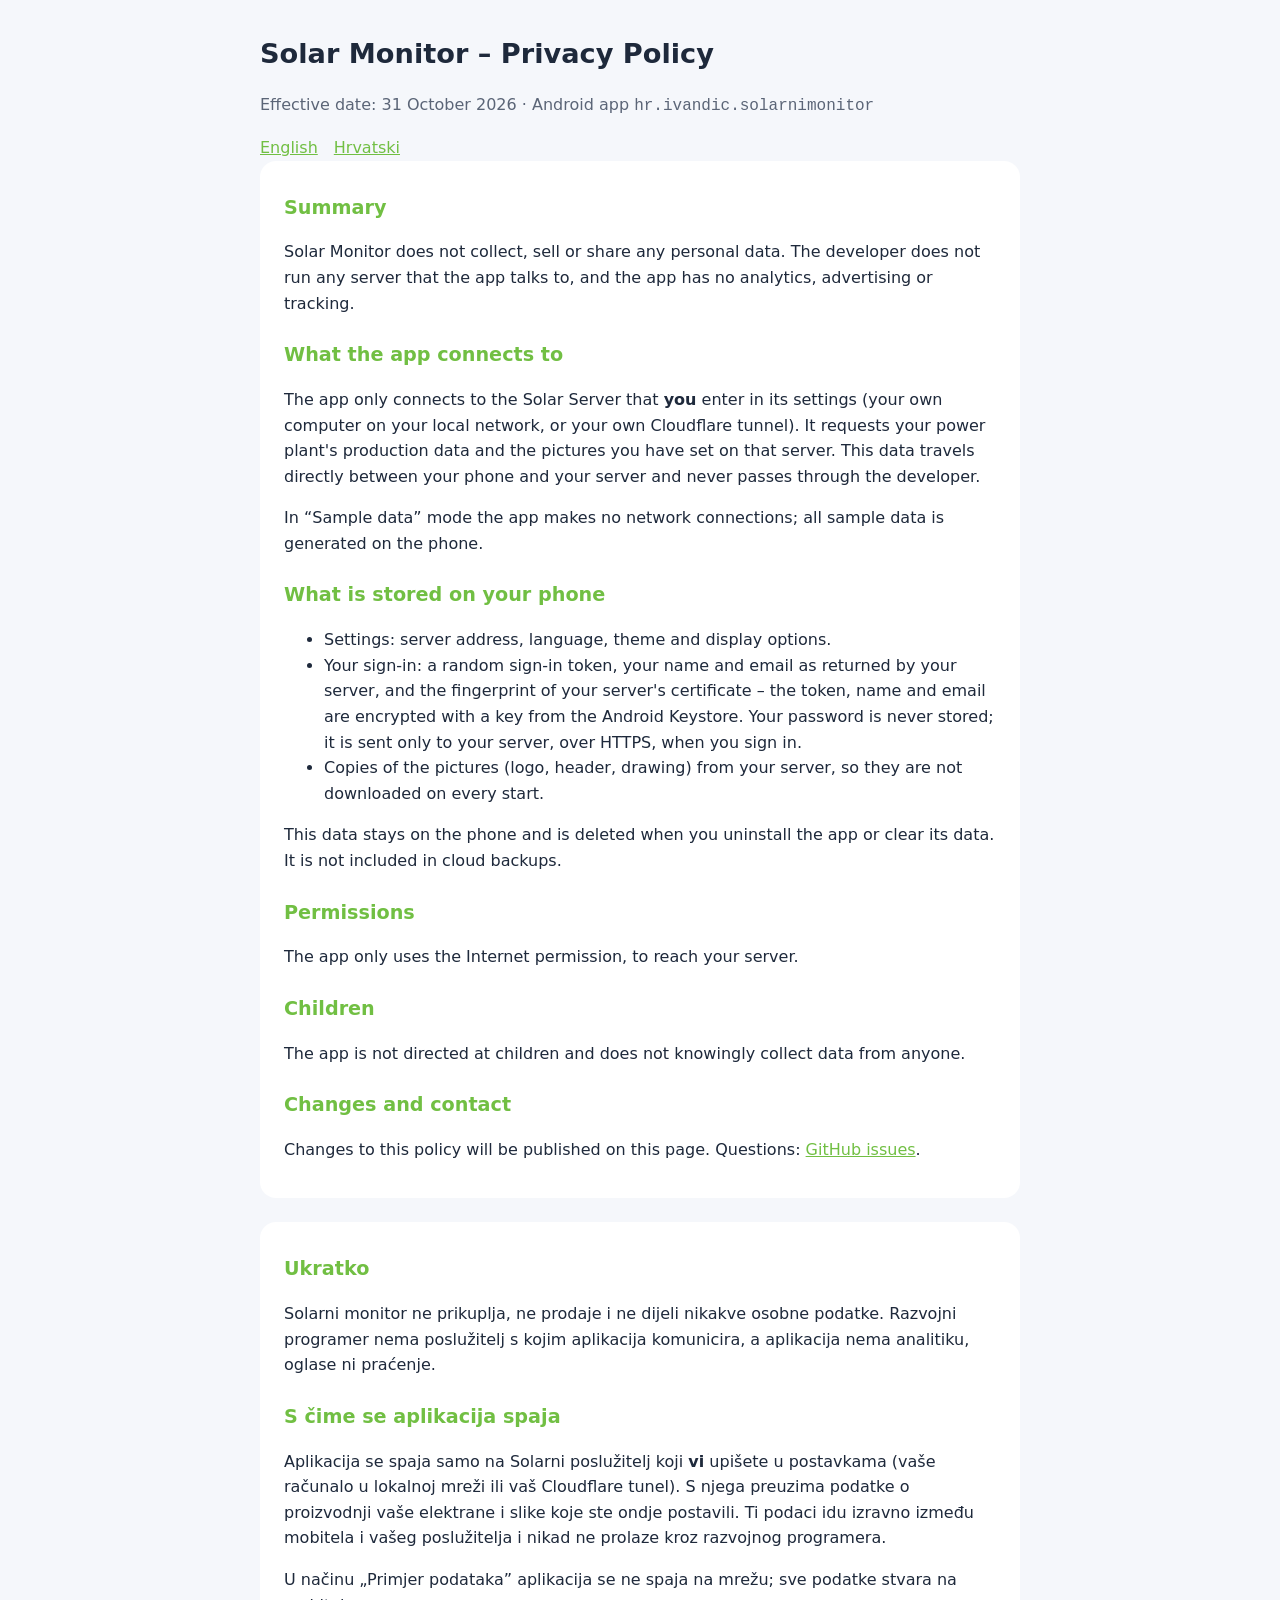
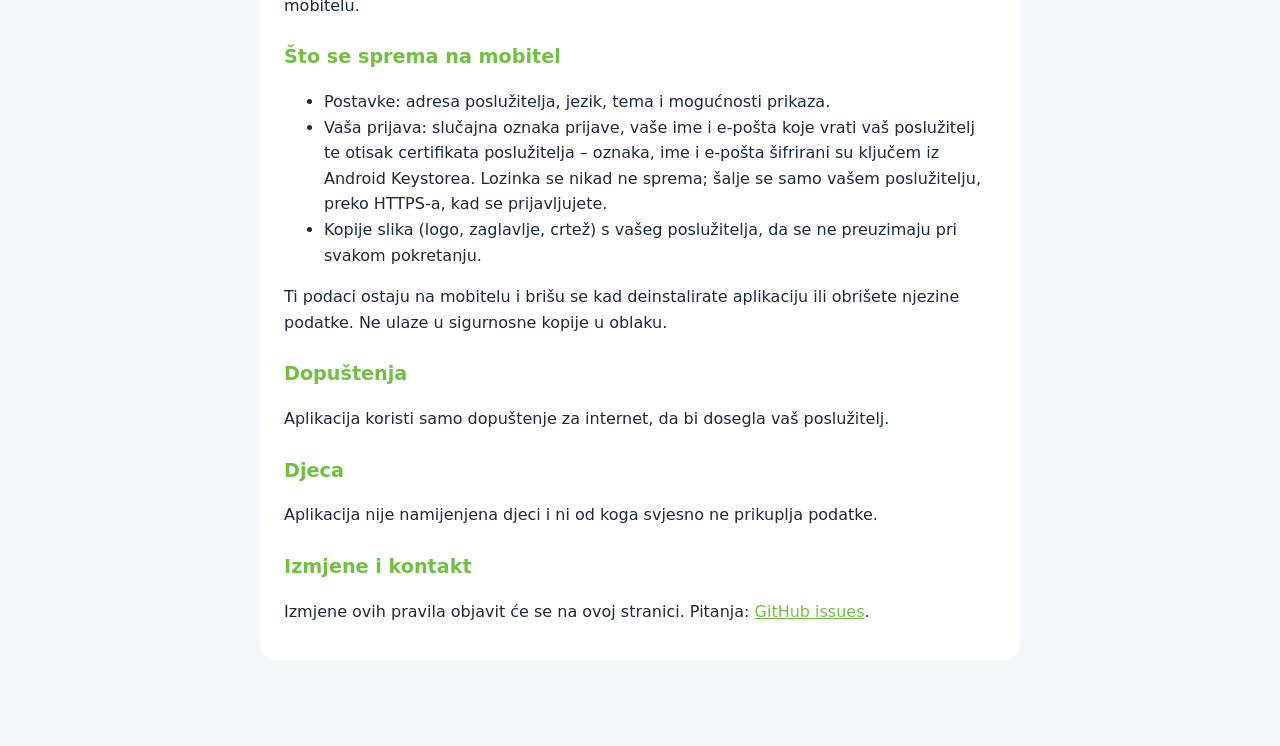
<file: docs/privacy.html>
<!doctype html>
<html lang="en">
<head>
<meta charset="utf-8">
<meta name="viewport" content="width=device-width, initial-scale=1">
<title>Solar Monitor – Privacy Policy</title>
<style>
  :root { --bg: #0b1220; --card: #131c2e; --text: #e6eaf2; --muted: #94a3b8; --accent: #71bf43; }
  @media (prefers-color-scheme: light) { :root { --bg: #f5f7fb; --card: #ffffff; --text: #1e293b; --muted: #5b6577; } }
  body { margin: 0; background: var(--bg); color: var(--text); font: 16px/1.6 system-ui, "Segoe UI", sans-serif; }
  main { max-width: 760px; margin: 0 auto; padding: 32px 16px 64px; }
  section { background: var(--card); border-radius: 16px; padding: 8px 24px 20px; margin-bottom: 24px; }
  h1 { font-size: 1.7rem; margin: 0 0 4px; } h2 { color: var(--accent); font-size: 1.2rem; margin-top: 24px; }
  .muted { color: var(--muted); } a { color: var(--accent); }
  nav a { margin-right: 16px; }
</style>
</head>
<body>
<main>
<h1>Solar Monitor – Privacy Policy</h1>
<p class="muted">Effective date: 31 October 2026 · Android app <code>hr.ivandic.solarnimonitor</code></p>
<nav><a href="#en">English</a><a href="#hr">Hrvatski</a></nav>

<section id="en">
<h2>Summary</h2>
<p>Solar Monitor does not collect, sell or share any personal data. The developer does not run any server that the app
talks to, and the app has no analytics, advertising or tracking.</p>

<h2>What the app connects to</h2>
<p>The app only connects to the Solar Server that <b>you</b> enter in its settings (your own computer on your local
network, or your own Cloudflare tunnel). It requests your power plant's production data and the pictures you have set
on that server. This data travels directly between your phone and your server and never passes through the developer.</p>
<p>In “Sample data” mode the app makes no network connections; all sample data is generated on the phone.</p>

<h2>What is stored on your phone</h2>
<ul>
  <li>Settings: server address, language, theme and display options.</li>
  <li>Your sign-in: a random sign-in token, your name and email as returned by your server, and the fingerprint of
    your server's certificate – the token, name and email are encrypted with a key from the Android Keystore.
    Your password is never stored; it is sent only to your server, over HTTPS, when you sign in.</li>
  <li>Copies of the pictures (logo, header, drawing) from your server, so they are not downloaded on every start.</li>
</ul>
<p>This data stays on the phone and is deleted when you uninstall the app or clear its data. It is not included in
cloud backups.</p>

<h2>Permissions</h2>
<p>The app only uses the Internet permission, to reach your server.</p>

<h2>Children</h2>
<p>The app is not directed at children and does not knowingly collect data from anyone.</p>

<h2>Changes and contact</h2>
<p>Changes to this policy will be published on this page. Questions:
<a href="https://github.com/mivandi3-dev/Modular_Solar_Dashboard/issues">GitHub issues</a>.</p>
</section>

<section id="hr" lang="hr">
<h2>Ukratko</h2>
<p>Solarni monitor ne prikuplja, ne prodaje i ne dijeli nikakve osobne podatke. Razvojni programer nema poslužitelj s kojim
aplikacija komunicira, a aplikacija nema analitiku, oglase ni praćenje.</p>

<h2>S čime se aplikacija spaja</h2>
<p>Aplikacija se spaja samo na Solarni poslužitelj koji <b>vi</b> upišete u postavkama (vaše računalo u lokalnoj mreži ili
vaš Cloudflare tunel). S njega preuzima podatke o proizvodnji vaše elektrane i slike koje ste ondje postavili. Ti podaci
idu izravno između mobitela i vašeg poslužitelja i nikad ne prolaze kroz razvojnog programera.</p>
<p>U načinu „Primjer podataka” aplikacija se ne spaja na mrežu; sve podatke stvara na mobitelu.</p>

<h2>Što se sprema na mobitel</h2>
<ul>
  <li>Postavke: adresa poslužitelja, jezik, tema i mogućnosti prikaza.</li>
  <li>Vaša prijava: slučajna oznaka prijave, vaše ime i e-pošta koje vrati vaš poslužitelj te otisak certifikata
    poslužitelja – oznaka, ime i e-pošta šifrirani su ključem iz Android Keystorea. Lozinka se nikad ne sprema; šalje
    se samo vašem poslužitelju, preko HTTPS-a, kad se prijavljujete.</li>
  <li>Kopije slika (logo, zaglavlje, crtež) s vašeg poslužitelja, da se ne preuzimaju pri svakom pokretanju.</li>
</ul>
<p>Ti podaci ostaju na mobitelu i brišu se kad deinstalirate aplikaciju ili obrišete njezine podatke. Ne ulaze u sigurnosne
kopije u oblaku.</p>

<h2>Dopuštenja</h2>
<p>Aplikacija koristi samo dopuštenje za internet, da bi dosegla vaš poslužitelj.</p>

<h2>Djeca</h2>
<p>Aplikacija nije namijenjena djeci i ni od koga svjesno ne prikuplja podatke.</p>

<h2>Izmjene i kontakt</h2>
<p>Izmjene ovih pravila objavit će se na ovoj stranici. Pitanja:
<a href="https://github.com/mivandi3-dev/Modular_Solar_Dashboard/issues">GitHub issues</a>.</p>
</section>
</main>
</body>
</html>
</file>
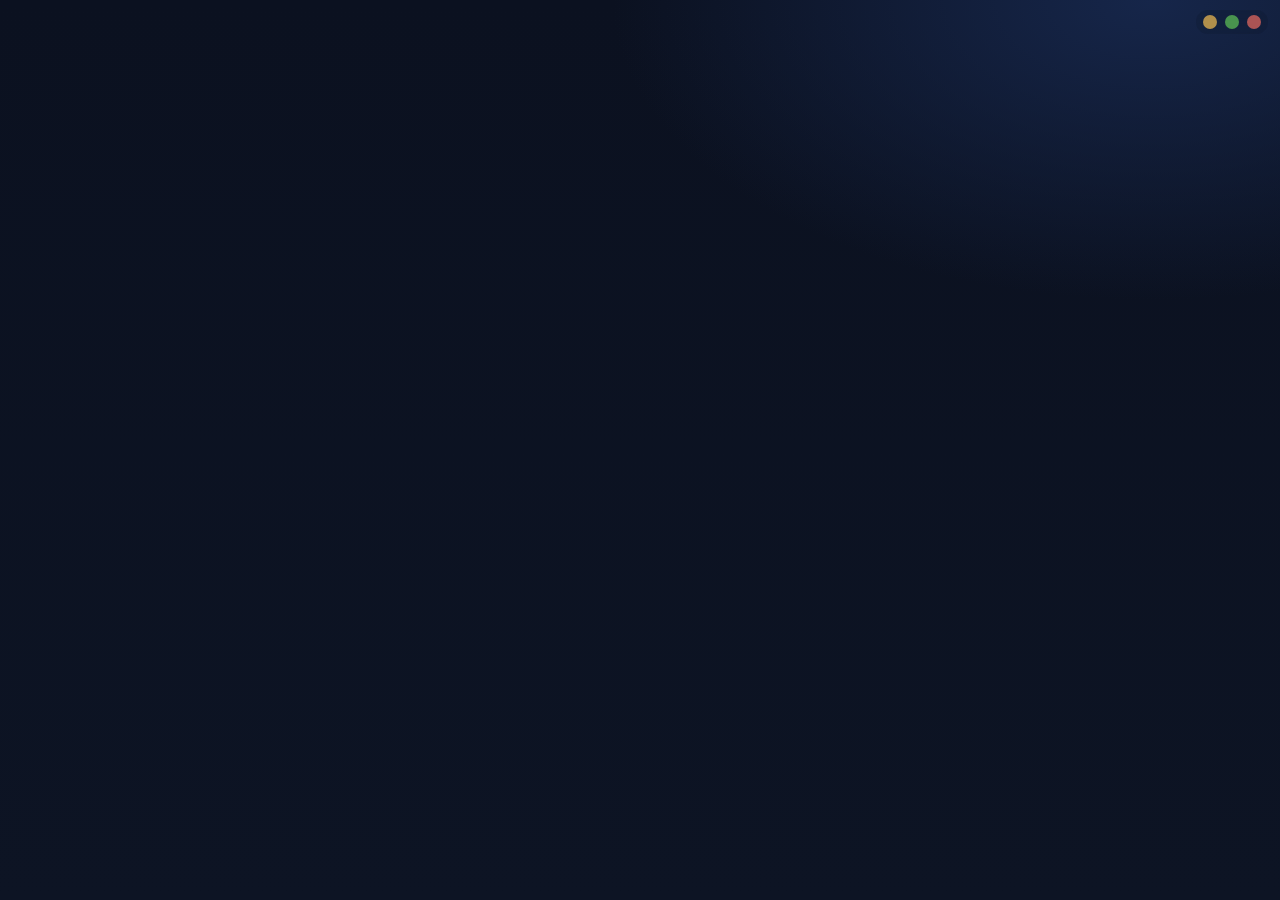
<file: windows/web/settings.html>
<!doctype html>
<html lang="hr" data-theme="dark">
<head>
<meta charset="utf-8">
  <!-- 5.0.1 (audit W-06): samo vlastite skripte, bez vanjskih veza -->
  <meta http-equiv="Content-Security-Policy" content="default-src 'self'; script-src 'self'; style-src 'self' 'unsafe-inline'; img-src 'self' https://data.solari https://app.solari data: blob:; font-src 'self' data:; connect-src 'self'; object-src 'none'; frame-src 'none'; base-uri 'none'; form-action 'none'">
<meta name="viewport" content="width=device-width, initial-scale=1">
<title>Solarni monitor – postavke</title>
<link rel="stylesheet" href="settings.css">
</head>
<body>

<!-- Zaključano PIN-om -->
<main id="lock" class="lock" hidden>
  <form class="glass lock-box" id="lock-form">
    <h1>Postavke su zaključane</h1>
    <p class="muted">Upišite PIN za pristup postavkama.</p>
    <input id="pin" type="password" inputmode="numeric" autocomplete="off" maxlength="8" aria-label="PIN">
    <p class="result" id="lock-result" role="status"></p>
    <div class="row-end">
      <button type="button" class="btn" data-action="close">Odustani</button>
      <button type="submit" class="btn primary">Otključaj</button>
    </div>
  </form>

  <!-- Solarni poslužitelj: prijava administratora -->
  <form class="glass lock-box" id="admin-login" hidden>
    <h1>Solarni poslužitelj</h1>
    <p class="muted">Prijavite se kao administrator.</p>
    <label class="stack">E-pošta<input id="login-email" type="email" autocomplete="username" spellcheck="false"></label>
    <label class="stack">Lozinka<input id="login-password" type="password" autocomplete="current-password"></label>
    <div class="newpw" id="login-newpw" hidden>
      <p class="small"><b>Aktivacija računa:</b> prijavili ste se jednokratnim aktivacijskim kodom. Upišite svoju lozinku – najmanje 10 znakova i barem tri vrste
        znakova (mala i velika slova, brojke, ostali znakovi) ili barem 16 znakova.</p>
      <label class="stack">Nova lozinka<input class="np1" type="password" autocomplete="new-password"></label>
      <label class="stack">Ponovite novu lozinku<input class="np2" type="password" autocomplete="new-password"></label>
    </div>
    <div class="totp" id="login-totp" hidden>
      <div class="totp-setup">
        <div class="qr" aria-label="QR kod za aplikaciju autentifikator"></div>
        <div><p class="small">Skenirajte QR kod aplikacijom autentifikatorom (Google Authenticator, Microsoft Authenticator, Authy…)
          ili u njoj ručno upišite ključ:</p><code class="secret"></code></div>
      </div>
      <label class="stack">Kod iz aplikacije autentifikatora (ili kod za oporavak)<input class="totp-code" inputmode="numeric" autocomplete="one-time-code" maxlength="12" spellcheck="false"></label>
    </div>
    <div class="recovery" id="login-totp-recovery" hidden>
      <p><b>Dvofaktorska prijava je uključena.</b> Spremite ove jednokratne kodove za oporavak na sigurno mjesto – vrijede
        ako izgubite mobitel. Prikazuju se samo sada.</p>
      <pre class="codes"></pre>
      <button type="button" class="btn primary" data-action="recovery-done">Spremio sam kodove – nastavi</button>
    </div>
    <p class="result" id="login-result" role="status"></p>
    <details class="forgot" data-forgot="admin">
      <summary>Zaboravljena lozinka?</summary>
      <p class="small">Upišite e-poštu računa i zatražite kod. Kod stiže e-poštom, vrijedi 30 minuta i može se iskoristiti jednom.
        Dok ga ne iskoristite, vrijedi stara lozinka.</p>
      <button type="button" class="btn" data-action="forgot-send">Pošalji kod e-poštom</button>
      <label class="stack">Kod iz e-pošte<input class="fp-code" autocomplete="one-time-code" spellcheck="false" maxlength="9" placeholder="XXXX-XXXX"></label>
      <label class="stack">Nova lozinka<input class="fp-np1" type="password" autocomplete="new-password"></label>
      <label class="stack">Ponovite novu lozinku<input class="fp-np2" type="password" autocomplete="new-password"></label>
      <button type="button" class="btn primary" data-action="forgot-reset">Postavi novu lozinku</button>
      <p class="result fp-result" role="status"></p>
    </details>
    <div class="row-end">
      <button type="button" class="btn" data-action="close">Odustani</button>
      <button type="submit" class="btn primary" id="login-submit">Prijava</button>
    </div>
  </form>

  <!-- Solarni poslužitelj: prvo pokretanje – izrada administratora -->
  <form class="glass lock-box wide" id="admin-setup" hidden>
    <h1>Izrada administratora</h1>
    <p class="muted">Solarni poslužitelj od verzije 3.0 umjesto API ključa koristi korisničke račune. Izradite prvi račun –
      administrator dodaje ostale korisnike i jedini otvara ove postavke.</p>
    <div class="fields">
      <label>Ime<input data-user="first_name" autocomplete="given-name"><span class="err" data-user-error="first_name"></span></label>
      <label>Prezime<input data-user="last_name" autocomplete="family-name"><span class="err" data-user-error="last_name"></span></label>
      <label class="w2">E-pošta (korisničko ime)<input data-user="email" type="email" autocomplete="username" spellcheck="false"><span class="err" data-user-error="email"></span></label>
      <label>Lozinka<input data-user="password" type="password" autocomplete="new-password"><span class="err" data-user-error="password"></span></label>
      <label>Ponovite lozinku<input data-user="password2" type="password" autocomplete="new-password"><span class="err" data-user-error="password2"></span></label>
    </div>
    <p class="muted small">Najmanje 10 znakova i barem tri vrste znakova (mala i velika slova, brojke, ostali znakovi) ili
      barem 16 znakova. Lozinka se ne sprema – poslužitelj čuva samo njezin sažetak (PBKDF2, 600 000 ponavljanja), a ime,
      prezime i e-pošta spremaju se šifrirani (AES-256).</p>
    <p class="result" id="setup-result" role="status"></p>
    <div class="row-end">
      <button type="button" class="btn" data-action="close">Odustani</button>
      <button type="submit" class="btn primary" id="setup-submit">Izradi administratora</button>
    </div>
  </form>
</main>

<div id="app" class="layout" hidden>
  <aside class="side">
    <div class="brand"><span class="sun" aria-hidden="true"></span><div><b>Solarni monitor</b><small id="mode-label">Postavke</small></div></div>
    <nav id="nav" aria-label="Odjeljci postavki">
      <button data-panel="welcome" class="wizard-only"><i>1</i>Dobrodošli</button>
      <button data-panel="network"><i>2</i>Mreža</button>
      <button data-panel="plant"><i>3</i>Elektrana</button>
      <button data-panel="display"><i>4</i>Prikaz</button>
      <button data-panel="alerts" class="settings-only"><i>·</i>Obavijesti</button>
      <button data-panel="reports" class="settings-only"><i>·</i>Izvještaji</button>
      <button data-panel="server" class="server-only"><i>5</i>Poslužitelj</button>
      <button data-panel="system" class="client-only"><i>5</i>Sustav</button>
    </nav>
    <div class="version muted" id="version"></div>
  </aside>

  <main class="content">
    <!-- ---------------------------------------------------------- dobrodošli (samo čarobnjak) -->
    <section data-panel="welcome" class="panel">
      <h1>Dobrodošli</h1>
      <label class="stack lang-pick">Jezik · Language<select data-field="language" class="language-select"></select></label>
      <p class="lead" data-i18n>Prije prvog prikaza aplikacija treba znati <b>kojom mrežom ide do SmartLoggera</b>, a kojom
        <b>na internet</b> (vremenska prognoza). Sve što ovdje postavite može se kasnije promijeniti tipkom <kbd>F2</kbd>
        ili gumbom <i>Postavke</i> koji se pojavi kad pomaknete miš.</p>
      <ol class="steps">
        <li data-i18n><b>Mreža</b> – mrežne kartice, IP adresa loggera i provjera veze</li>
        <li data-i18n><b>Elektrana</b> – naziv, instalirana snaga, lokacija prognoze</li>
        <li data-i18n><b>Prikaz</b> – razlučivost (Full HD / 2K / 4K), zaslon, cijeli zaslon</li>
        <li data-i18n><b>Sustav</b> – pokretanje s Windowsima, uvoz postojeće povijesti, PIN</li>
      </ol>
      <div class="note" id="legacy-note" hidden data-i18n>Pronađene su postavke postojeće instalacije u <code>C:\solari</code> –
        polja su već popunjena njima.</div>
    </section>

    <!-- ---------------------------------------------------------- mreža -->
    <section data-panel="network" class="panel" id="network-panel" data-source="local">
      <h1>Mreža</h1>
      <fieldset class="glass card cloud-only">
        <legend>Izvor podataka</legend>
        <div class="choices two" role="radiogroup" aria-label="Izvor podataka">
          <label class="choice"><input type="radio" name="data_source" value="local" checked><b>Logger u lokalnoj mreži</b><small>ovo računalo čita SmartLogger ili inverter</small></label>
          <label class="choice"><input type="radio" name="data_source" value="cloud"><b>Solarni poslužitelj</b><small>preko Cloudflare tunela ili lokalne mreže</small></label>
        </div>
        <div class="fields cloud-fields">
          <label class="w2">Adresa poslužitelja<input data-field="cloud_url" placeholder="https://solar.tvrtka.hr"><small>Cloudflare tunel (https://…) ili u lokalnoj mreži https://192.168.1.20:8700</small><span class="err" data-error="cloud_url"></span></label>
          <div class="w2 cloud-account" id="cloud-account"></div>
          <label class="w2 cloud-login">E-pošta<input id="cloud_email" type="email" autocomplete="username" spellcheck="false"></label>
          <label class="w2 cloud-login">Kod za uparivanje<input id="cloud_pairing" autocomplete="off" spellcheck="false" placeholder="XXXXX-XXXXX-XXXXX-XXXXX"><small>s prozora Solarnog poslužitelja (Postavke → Poslužitelj); samo pri prvoj prijavi na poslužitelj u lokalnoj mreži</small></label>
          <label class="w2 cloud-login">Lozinka ili aktivacijski kod<input id="cloud_password" type="password" autocomplete="current-password"><small>ne sprema se – aplikacija čuva samo šifriranu oznaku prijave</small></label>
          <div class="w4"><div class="newpw" id="cloud-newpw" hidden>
      <p class="small"><b>Aktivacija računa:</b> prijavili ste se jednokratnim aktivacijskim kodom. Upišite svoju lozinku – najmanje 10 znakova i barem tri vrste
        znakova (mala i velika slova, brojke, ostali znakovi) ili barem 16 znakova.</p>
      <label class="stack">Nova lozinka<input class="np1" type="password" autocomplete="new-password"></label>
      <label class="stack">Ponovite novu lozinku<input class="np2" type="password" autocomplete="new-password"></label>
    </div></div>
          <span class="err w4" data-error="cloud_login"></span>
          <div class="w4"><div class="totp" id="cloud-totp" hidden>
      <div class="totp-setup">
        <div class="qr" aria-label="QR kod za aplikaciju autentifikator"></div>
        <div><p class="small">Skenirajte QR kod aplikacijom autentifikatorom (Google Authenticator, Microsoft Authenticator, Authy…)
          ili u njoj ručno upišite ključ:</p><code class="secret"></code></div>
      </div>
      <label class="stack">Kod iz aplikacije autentifikatora (ili kod za oporavak)<input class="totp-code" inputmode="numeric" autocomplete="one-time-code" maxlength="12" spellcheck="false"></label>
    </div>
    <div class="recovery" id="cloud-totp-recovery" hidden>
      <p><b>Dvofaktorska prijava je uključena.</b> Spremite ove jednokratne kodove za oporavak na sigurno mjesto – vrijede
        ako izgubite mobitel. Prikazuju se samo sada.</p>
      <pre class="codes"></pre>
      <button type="button" class="btn primary" data-action="recovery-done">Spremio sam kodove – nastavi</button>
    </div></div>
        </div>
        <p class="muted small cloud-fields">Podaci, naziv elektrane, naslov, logotip i slike dolaze s poslužitelja; raspored widgeta, tema i jezik su na svakom računalu svoji.</p>
        <div class="test cloud-fields">
          <button class="btn primary cloud-login" data-action="cloud-login">Prijava</button>
          <button class="btn ghost cloud-logout" data-action="cloud-logout">Odjava</button>
          <p class="result" id="cloud-result" role="status"></p>
        </div>
        <div class="cloud-fields cloud-login">
    <details class="forgot" data-forgot="cloud">
      <summary>Zaboravljena lozinka?</summary>
      <p class="small">Upišite e-poštu računa (i adresu poslužitelja te, pri prvoj prijavi u lokalnoj mreži, kod za uparivanje) i zatražite kod. Kod stiže e-poštom, vrijedi 30 minuta i može se iskoristiti jednom.
        Dok ga ne iskoristite, vrijedi stara lozinka.</p>
      <button type="button" class="btn" data-action="forgot-send">Pošalji kod e-poštom</button>
      <label class="stack">Kod iz e-pošte<input class="fp-code" autocomplete="one-time-code" spellcheck="false" maxlength="9" placeholder="XXXX-XXXX"></label>
      <label class="stack">Nova lozinka<input class="fp-np1" type="password" autocomplete="new-password"></label>
      <label class="stack">Ponovite novu lozinku<input class="fp-np2" type="password" autocomplete="new-password"></label>
      <button type="button" class="btn primary" data-action="forgot-reset">Postavi novu lozinku</button>
      <p class="result fp-result" role="status"></p>
    </details>
        </div>
      </fieldset>
      <p class="lead local-only">Računalo može imati dvije mreže: jednu prema SmartLoggeru (lokalna mreža elektrane) i drugu
        prema internetu. Promet prema loggeru i prema internetu vezuje se na izabranu karticu.</p>

      <div class="grid2 local-only">
        <fieldset class="glass card">
          <legend>Mreža prema loggeru <span class="req">obavezno</span></legend>
          <div class="ifaces" id="logger-ifaces" role="radiogroup" aria-label="Mrežna kartica prema loggeru"></div>
          <p class="err" data-error="logger_interface"></p>
        </fieldset>
        <fieldset class="glass card">
          <legend>Mreža prema internetu</legend>
          <div class="ifaces" id="internet-ifaces" role="radiogroup" aria-label="Mrežna kartica prema internetu"></div>
          <p class="err" data-error="internet_interface"></p>
        </fieldset>
      </div>
      <div class="row-end local-only"><button class="btn ghost" data-action="refresh-ifaces">↻ Osvježi popis kartica</button></div>

      <fieldset class="glass card local-only" id="device-card">
        <legend>Uređaj</legend>
        <div class="choices two device-choice" role="radiogroup" aria-label="Uređaj">
          <label class="choice"><input type="radio" name="device_type" value="logger"><b>Huawei SmartLogger</b><small>jedan uređaj za cijelu elektranu</small></label>
          <label class="choice"><input type="radio" name="device_type" value="inverter"><b>Huawei SUN2000 inverter</b><small>izravno, bez loggera (SDongle ili WLAN invertera)</small></label>
          <label class="choice" data-device-type="sunspec" hidden><input type="radio" name="device_type" value="sunspec"><b>SunSpec Modbus</b><small>SMA, Fronius, SolarEdge, Kostal, ABB/FIMER, Delta…</small></label>
          <label class="choice" data-device-type="fronius" hidden><input type="radio" name="device_type" value="fronius"><b>Fronius Solar API</b><small>Fronius Datamanager ili GEN24 preko lokalne mreže (HTTP)</small></label>
          <label class="choice" data-device-type="vendor" hidden><input type="radio" name="device_type" value="vendor"><b>Ostali proizvođači</b><small>Sungrow, GoodWe, Deye / Sunsynk, Solis, Fox ESS, Growatt, Victron Energy GX; otočni: Growatt SPF, EPEver, SRNE</small></label>
          <label class="choice" data-device-type="voltronic" hidden><input type="radio" name="device_type" value="voltronic"><b>Otočni izmjenjivač (Voltronic)</b><small>Axpert, MPP Solar, EASUN, PowMr, Mecer, Must PV18… – USB ili RS232</small></label>
          <label class="choice" data-device-type="vedirect" hidden><input type="radio" name="device_type" value="vedirect"><b>Victron VE.Direct</b><small>SmartSolar / BlueSolar MPPT, Phoenix 12/24/48 V, SmartShunt, BMV – USB kabel, bez GX-a</small></label>
        </div>
        <div class="fields">
          <label class="w2" data-show="vendor">Proizvođač i model<select data-field="device_profile" id="device-profile"></select><span class="err" data-error="device_profile"></span></label>
          <label class="w2 net-field">IP adresa uređaja<input data-field="modbus_host" placeholder="192.168.5.199"><span class="err" data-error="modbus_host"></span></label>
          <label class="net-field">Port<input data-field="modbus_port" inputmode="numeric"><span class="err" data-error="modbus_port"></span></label>
          <label class="w2 serial-field">Serijski port<input data-field="serial_port" placeholder="COM3" autocomplete="off" spellcheck="false"><small id="serial-ports"></small><span class="err" data-error="serial_port"></span></label>
          <label class="serial-field">Brzina<select data-field="serial_baud"><option value="0">zadana</option><option value="2400">2400</option><option value="9600">9600</option><option value="19200">19200</option><option value="115200">115200</option></select><span class="err" data-error="serial_baud"></span></label>
          <label data-show="logger">Modbus adresa loggera<input data-field="modbus_unit_id" inputmode="numeric"><small>0 = cijela elektrana</small><span class="err" data-error="modbus_unit_id"></span></label>
          <label data-show="vendor" id="logger-serial-field">Serijski broj Wi-Fi loggera<input data-field="logger_serial" inputmode="numeric" placeholder="2712345678"><small>samo uz port 8899 (Solarman logger) – s naljepnice na loggeru</small><span class="err" data-error="logger_serial"></span></label>
          <label data-show="inverter sunspec vendor">Modbus adrese invertera<input data-field="inverter_units" placeholder="1"><small data-show="inverter vendor">npr. 1 ili 1,2,3 – snage se zbrajaju</small><small data-show="sunspec">SMA 126 · Fronius 1 · SolarEdge 1 · Kostal 71; više invertera: 1,2,3</small><span class="err" data-error="inverter_units"></span></label>
          <label class="net-field">Adresa mjerača potrošnje<input data-field="meter_unit_id" inputmode="numeric"><small data-show="logger">0 = bez mjerača</small><small data-show="inverter">inverter s mjeračem, 0 = bez mjerača</small><small data-show="sunspec">Fronius 240 (GEN24 200), SolarEdge ista adresa kao inverter; 0 = bez mjerača</small><small data-show="fronius">1 = Fronius Smart Meter, 0 = bez mjerača</small><small data-show="vendor">1 = mjerač spojen na inverter, 0 = bez mjerača</small><span class="err" data-error="meter_unit_id"></span></label>
          <label>Očitanje svakih (s)<input data-field="poll_interval_s" inputmode="numeric"><span class="err" data-error="poll_interval_s"></span></label>
        </div>
        <label class="toggle" data-show="sunspec"><input type="checkbox" data-field="meter_export_positive"><span></span>Pozitivna snaga mjerača znači predaju u mrežu</label>
        <label class="toggle" data-show="vendor"><input type="checkbox" data-field="meter_invert"><span></span>Obrni predznak mjerača</label>
        <p class="muted small" data-show="vendor" id="vendor-help"></p>
        <p class="muted small" data-show="sunspec">Proizvođači se razlikuju – ako tok energije pokazuje predaju kad elektrana uzima iz mreže, isključite ovu opciju.</p>
        <p class="muted small" data-show="sunspec" data-i18n>Na uređaju uključite <b>Modbus TCP</b> sa <b>SunSpec</b> registrima. SMA: port <b>502</b>, adresa <b>126</b>.
          Fronius Datamanager / GEN24: port <b>502</b>, adresa <b>1</b>. SolarEdge (SetApp): port <b>1502</b>, adresa <b>1</b>. Kostal: port <b>1502</b>, adresa <b>71</b>.</p>
        <p class="muted small" data-show="fronius" data-i18n>IP adresa Fronius invertera ili Datamanagera i port <b>80</b>. Na Datamanageru je Solar API uključen tvornički,
          a na GEN24 ga uključite u web sučelju invertera (<b>Communication → Solar API</b>). Dnevnu energiju GEN24 ne daje, pa je računa Solarni monitor.</p>
        <p class="muted small" data-show="voltronic" data-i18n>Spojite izmjenjivač USB kabelom (upišite <b>USB</b>) ili RS232 kabelom preko USB-serijskog
          pretvarača (upišite COM port, brzina <b>2400</b>). Energiju Voltronic ne daje – Solarni monitor je računa iz snage PV-a.</p>
        <p class="muted small" data-show="vedirect" data-i18n>Victron VE.Direct–USB kabel na svaki uređaj (MPPT punjač, Phoenix izmjenjivač, SmartShunt/BMV);
          više uređaja: COM portovi odvojeni zarezom, npr. <b>COM3, COM4</b>. Vrijednosti se zbrajaju. S GX uređajem (Cerbo) izaberite
          <b>Ostali proizvođači → Victron Energy GX</b>.</p>
        <p class="muted small" data-show="logger" data-i18n>Na SmartLoggeru (Settings → Communication Configuration → Modbus TCP) mora biti
          <b>Enable (Limited)</b> s IP adresom ovog računala na kartici prema loggeru.</p>
        <p class="muted small" data-show="inverter" data-i18n>Na inverteru (aplikacija FusionSolar → Postavke → Postavke komunikacije → Modbus TCP)
          uključite <b>Omogući (neograničeno)</b>. Preko SDonglea: IP adresa SDonglea, port <b>502</b>, adrese invertera <b>1</b>, 2, 3…
          Izravno na WLAN mrežu invertera: <b>192.168.200.1</b>, port <b>6607</b>, adresa <b>0</b>.</p>
        <div class="test">
          <button class="btn" data-action="test-logger">Provjeri vezu s uređajem</button>
          <p class="result" id="logger-result" role="status"></p>
        </div>
        <div class="test">
          <button class="btn" data-action="test-internet">Provjeri internet (prognoza)</button>
          <p class="result" id="internet-result" role="status"></p>
        </div>
      </fieldset>
    </section>

    <!-- ---------------------------------------------------------- elektrana -->
    <section data-panel="plant" class="panel">
      <h1>Elektrana</h1>
      <fieldset class="glass card">
        <legend>Podaci o elektrani</legend>
        <div class="fields">
          <label class="w2">Naziv<input data-field="plant_name"><span class="err" data-error="plant_name"></span></label>
          <label class="w2">Lokacija (tekst na prikazu)<input data-field="location"><span class="err" data-error="location"></span></label>
          <label>Instalirana snaga (kWp)<input data-field="peak_power_kwp" inputmode="decimal"><span class="err" data-error="peak_power_kwp"></span></label>
          <label>Skala brzinomjera (kW)<input data-field="speedo_max_kw" inputmode="numeric"><span class="err" data-error="speedo_max_kw"></span></label>
          <label>Puštanje u rad<input data-field="commissioned" placeholder="11.2023."><small>prikazuje se kao „od puštanja u rad …”</small><span class="err" data-error="commissioned"></span></label>
          <label>CO₂ (kg po kWh)<input data-field="co2_factor" inputmode="decimal"><small>HR miks ≈ 0,15–0,25 · EU ≈ 0,40</small><span class="err" data-error="co2_factor"></span></label>
        </div>
      </fieldset>
      <fieldset class="glass card">
        <legend>Naslov u zaglavlju</legend>
        <div class="fields">
          <label class="w2">Prvi red (naslov)<input data-field="headline" maxlength="60"><span class="err" data-error="headline"></span></label>
          <label class="w2">Logotip<button type="button" class="btn" data-action="goto-images">Promijeni logotip…</button>
            <small>Prikaz → Slike (PNG s prozirnom pozadinom)</small></label>
          <label class="w2">Drugi red kad elektrana proizvodi<input data-field="headline_running" maxlength="60"><span class="err" data-error="headline_running"></span></label>
          <label class="w2">Drugi red kad elektrana miruje<input data-field="headline_idle" maxlength="60"><span class="err" data-error="headline_idle"></span></label>
        </div>
        <p class="muted small" data-i18n>Dio teksta u zvjezdicama prikazuje se u boji, npr. <code>proizvodi *čistu energiju*</code>.
          Kad logger nije dostupan, naslov je uvijek „Podaci s elektrane trenutno nisu dostupni”.</p>
        <div class="headline-preview" id="headline-preview" aria-label="Pregled naslova"></div>
      </fieldset>
      <fieldset class="glass card">
        <legend>Lokacija za vremensku prognozu</legend>
        <div class="city-row">
          <label class="stack">Grad ili mjesto<input id="city-query" placeholder="npr. Zagreb, Osijek, Split" autocomplete="off"></label>
          <button type="button" class="btn" data-action="city-search">Pronađi</button>
        </div>
        <div class="places" id="places" role="listbox" aria-label="Pronađena mjesta"></div>
        <p class="city-now" id="city-now"></p>
        <input type="hidden" data-field="weather_city"><input type="hidden" data-field="weather_lat"><input type="hidden" data-field="weather_lon">
        <span class="err" data-error="weather_lat"></span>
        <p class="result" id="city-result" role="status"></p>
        <p class="muted small">Prognoza dolazi s Open-Meteo (bez API ključa); koordinate grada postave se same.</p>
      </fieldset>
      <fieldset class="glass card">
        <legend>Ušteda</legend>
        <div class="fields">
          <label>Cijena struje iz mreže<input data-field="price_kwh" inputmode="decimal"><small>po kWh, s porezima</small><span class="err" data-error="price_kwh"></span></label>
          <label>Otkupna cijena viška<input data-field="feedin_price_kwh" inputmode="decimal"><small>po kWh predanom u mrežu</small><span class="err" data-error="feedin_price_kwh"></span></label>
          <label>Valuta<input data-field="currency" maxlength="5" placeholder="€"><span class="err" data-error="currency"></span></label>
        </div>
        <p class="muted small">Struja koju zgrada potroši izravno sa sunca vrijedi kao cijena iz mreže, a višak predan u mrežu kao otkupna cijena. Bez mjerača potrošnje sva se proizvodnja računa po cijeni iz mreže.</p>
      </fieldset>
    </section>

    <!-- ---------------------------------------------------------- prikaz -->
    <section data-panel="display" class="panel">
      <h1>Prikaz</h1>
      <fieldset class="glass card client-only">
        <legend>Razlučivost zaslona</legend>
        <div class="choices" id="scales" role="radiogroup" aria-label="Razlučivost"></div>
        <p class="muted small" data-i18n>Raspored je uvijek isti kao na Full HD zaslonu – na 2K i 4K samo je oštriji.
          <i>Automatski</i> prilagođava prikaz veličini prozora i zaslona.</p>
      </fieldset>
      <fieldset class="glass card">
        <legend>Vremenska prognoza</legend>
        <div class="choices three" role="radiogroup" aria-label="Broj dana prognoze">
          <label class="choice"><input type="radio" name="forecast_days" value="2"><b>2 dana</b><small>sutra i prekosutra</small></label>
          <label class="choice"><input type="radio" name="forecast_days" value="3"><b>3 dana</b><small>sljedeća tri dana</small></label>
          <label class="choice"><input type="radio" name="forecast_days" value="5"><b>5 dana</b><small>sljedećih pet dana</small></label>
        </div>
        <p class="muted small">Vrijedi za zaglavlje i widgete Vremenska prognoza i Očekivana proizvodnja na ovom zaslonu.</p>
        <span class="err" data-error="forecast_days"></span>
      </fieldset>
      <fieldset class="glass card">
        <legend>Jezik</legend>
        <label class="stack">Jezik prikaza i postavki<select data-field="language" class="language-select"></select></label>
        <p class="muted small">Prevode se dashboard, widgeti, postavke i izbornik widgeta. Vlastiti tekstovi (naslov, poruka) ostaju kako su upisani.</p>
      </fieldset>
      <fieldset class="glass card" id="images-card">
        <legend>Slike</legend>
        <div class="images" id="images"></div>
        <p class="result" id="image-result" role="status"></p>
      </fieldset>
      <div class="client-only">
        <fieldset class="glass card">
          <legend>Zaslon i ponašanje</legend>
          <label class="stack">Prikaz na zaslonu<select data-field="monitor" id="monitor"></select></label>
          <label class="toggle"><input type="checkbox" data-field="start_fullscreen"><span></span>Pokreni preko cijelog zaslona</label>
          <label class="toggle"><input type="checkbox" data-field="hide_idle_cursor"><span></span>Sakrij pokazivač miša kad miruje</label>
          <label class="toggle"><input type="checkbox" data-field="keep_awake"><span></span>Ne gasi zaslon i ne uspavljuj računalo</label>
        </fieldset>
      </div>
      <fieldset class="glass card client-only">
        <legend>Tema</legend>
        <div class="choices palettes" role="radiogroup" aria-label="Tema">
          <label class="choice palette" data-palette="dark"><input type="radio" name="palette" value="dark"><span class="swatch"></span><b>Tamna</b><small>zadane tamne boje</small></label>
          <label class="choice palette" data-palette="light"><input type="radio" name="palette" value="light"><span class="swatch"></span><b>Svijetla</b><small>zadane svijetle boje</small></label>
          <label class="choice palette" data-palette="ocean"><input type="radio" name="palette" value="ocean"><span class="swatch"></span><b>Ocean</b><small>tirkizna i plava</small></label>
          <label class="choice palette" data-palette="forest"><input type="radio" name="palette" value="forest"><span class="swatch"></span><b>Šuma</b><small>zelena</small></label>
          <label class="choice palette" data-palette="sunset"><input type="radio" name="palette" value="sunset"><span class="swatch"></span><b>Zalazak</b><small>ružičasta i zlatna</small></label>
          <label class="choice palette" data-palette="midnight"><input type="radio" name="palette" value="midnight"><span class="swatch"></span><b>Ponoć</b><small>ljubičasta i plava</small></label>
          <label class="choice palette" data-palette="graphite"><input type="radio" name="palette" value="graphite"><span class="swatch"></span><b>Grafit</b><small>siva i žuta</small></label>
          <label class="choice palette" data-palette="contrast"><input type="radio" name="palette" value="contrast"><span class="swatch"></span><b>Visoki kontrast</b><small>najbolja čitljivost</small></label>
          <label class="choice palette" data-palette="paper"><input type="radio" name="palette" value="paper"><span class="swatch"></span><b>Papir</b><small>topla svijetla</small></label>
          <label class="choice palette" data-palette="sky"><input type="radio" name="palette" value="sky"><span class="swatch"></span><b>Nebo</b><small>svijetloplava</small></label>
          <label class="choice palette" data-palette="sand"><input type="radio" name="palette" value="sand"><span class="swatch"></span><b>Pijesak</b><small>bež i narančasta</small></label>
        </div>
        <p class="muted small">Paleta boja vrijedi za ovaj ekran: pozadina, kartice, tekst i grafovi.</p>
        <span class="err" data-error="palette"></span>
      </fieldset>
      <fieldset class="glass card client-only">
        <legend>Ikone</legend>
        <div class="choices three icon-themes" role="radiogroup" aria-label="Ikone">
          <label class="choice"><input type="radio" name="icon_theme" value="classic"><span class="icon-preview" data-icon-theme="classic"></span><b>Klasične</b><small>emoji ikone sustava</small></label>
          <label class="choice"><input type="radio" name="icon_theme" value="neon"><span class="icon-preview" data-icon-theme="neon"></span><b>Hi-tech neon</b><small>u stilu ikone aplikacije</small></label>
          <label class="choice"><input type="radio" name="icon_theme" value="iconset"><span class="icon-preview" data-icon-theme="iconset"></span><b>Hi-tech komplet</b><small>3D ikone sa sjajem</small></label>
        </div>
        <p class="muted small">Vrijedi za sve ikone dashboarda: snaga i proizvodnja, sunce i prognoza vremena, zapisi, ušteda i tok energije.</p>
        <span class="err" data-error="icon_theme"></span>
      </fieldset>
      <fieldset class="glass card client-only">
        <legend>Noćni način</legend>
        <div class="choices three" role="radiogroup" aria-label="Noćni način">
          <label class="choice"><input type="radio" name="night_mode" value="off"><b>Isključen</b><small>prikaz radi cijelu noć</small></label>
          <label class="choice"><input type="radio" name="night_mode" value="dim"><b>Zatamnjen prikaz</b><small>crni zaslon s malim satom</small></label>
          <label class="choice"><input type="radio" name="night_mode" value="screen_off"><b>Ugašen zaslon</b><small>monitor ili TV se gasi</small></label>
        </div>
        <div class="fields night-times">
          <label>Od<input type="time" data-field="night_from"><span class="err" data-error="night_from"></span></label>
          <label>Do<input type="time" data-field="night_to"><span class="err" data-error="night_to"></span></label>
        </div>
        <p class="muted small">Ujutro se prikaz sam vrati. Pomak miša ili tipka probude prikaz na 5 minuta. Bilježenje podataka radi i noću.</p>
      </fieldset>
    </section>

    <!-- ---------------------------------------------------------- poslužitelj (samo SolarniServer.exe) -->
    <section data-panel="server" class="panel server-only">
      <h1>Poslužitelj</h1>
      <p class="lead" data-i18n>Solarni poslužitelj bilježi logger i šalje podatke, naziv, naslov, logotip i slike aplikacijama Solarni monitor (Windows i Android) – u lokalnoj mreži ili preko Cloudflare tunela. Aplikacije se prijavljuju e-poštom i lozinkom korisnika s ovog popisa.</p>
      <div class="admin-bar"><span id="admin-who"></span><button class="btn ghost" data-action="admin-logout">Odjava</button></div>
      <fieldset class="glass card">
        <legend>Korisnici</legend>
        <div class="users-head">
          <p class="muted small">Administrator dodaje korisnike i otvara postavke poslužitelja; korisnik samo gleda dashboard.
            Blokiranje, nova lozinka i brisanje odmah odjavljuju korisnika sa svih uređaja.</p>
          <button class="btn primary" data-action="user-add">+ Dodaj korisnika</button>
        </div>
        <div class="users" id="users" role="table" aria-label="Korisnici"></div>
        <p class="result" id="users-result" role="status"></p>
      </fieldset>
      <fieldset class="glass card">
        <legend>Pristup</legend>
        <div class="fields">
          <label>Port<input data-field="server_port" inputmode="numeric"><span class="err" data-error="server_port"></span></label>
        </div>
        <label class="toggle"><input type="checkbox" data-field="server_lan"><span></span>Dostupno i u lokalnoj mreži (Android i računala u istoj mreži bez tunela)</label>
        <p class="muted small" id="server-urls"></p>
        <p class="muted small" id="server-cert"></p>
        <p class="status" id="server-status"></p>
      </fieldset>
      <fieldset class="glass card">
        <legend>Cloudflare tunel</legend>
        <ol class="steps">
          <li data-i18n>Instalirajte <b>cloudflared</b>: <code>winget install Cloudflare.cloudflared</code></li>
          <li data-i18n>Brzi tunel za probu: <code id="cf-quick">cloudflared tunnel --url http://localhost:8700</code> – adresu <code>https://….trycloudflare.com</code> upišite u klijent.</li>
          <li data-i18n>Stalni tunel s vlastitom domenom: u Cloudflare Zero Trust → Networks → Tunnels izradite tunel, instalirajte ga kao uslugu (<code>cloudflared service install TOKEN</code>) i dodajte Public Hostname koji vodi na <code>http://localhost:8700</code>.</li>
          <li data-i18n>U klijentu: Postavke → Mreža → <b>Solarni poslužitelj</b>, upišite adresu tunela i prijavite se e-poštom i lozinkom.</li>
        </ol>
      </fieldset>
    </section>

    <!-- ---------------------------------------------------------- obavijesti -->
    <section data-panel="alerts" class="panel" id="alerts-panel" data-provider="resend">
      <h1>Obavijesti e-poštom</h1>
      <p class="lead">Aplikacija šalje e-poštu kad uređaj ne odgovara, kad inverter javi grešku ili kad je proizvodnja na sunčan dan sumnjivo niska. Poruke šalje zadatak za bilježenje podataka, pa stižu i kad aplikacija nije otvorena.</p>
      <fieldset class="glass card">
        <legend>Primatelji</legend>
        <label class="stack">Adrese e-pošte<textarea data-field="alert_emails" rows="3" placeholder="ime.prezime@tvrtka.hr, odrzavanje@tvrtka.hr"></textarea>
          <small>Više adresa odvojite zarezom ili novim redom (najviše 20). Obavijesti stižu i na e-poštu korisnika: na poslužitelju administratorima, na klijentu računu prijavljenom na poslužitelj.</small><span class="err" data-error="alert_emails"></span></label>
      </fieldset>
      <fieldset class="glass card">
        <legend>Slanje e-pošte</legend>
        <div class="choices two" role="radiogroup" aria-label="Slanje e-pošte">
          <label class="choice"><input type="radio" name="mail_provider" value="resend"><b>Resend</b><small>preporučeno – bez vlastitog poslužitelja e-pošte</small></label>
          <label class="choice"><input type="radio" name="mail_provider" value="smtp"><b>Vlastiti SMTP poslužitelj</b><small>npr. Microsoft 365 ili poslužitelj tvrtke</small></label>
        </div>
        <span class="err" data-error="mail_provider"></span>
        <div class="resend-fields">
          <div class="fields">
            <label class="w2">API ključ servisa Resend<input id="resend_api_key" type="password" autocomplete="new-password" spellcheck="false" placeholder="re_…"><small id="resend-key-hint"></small><span class="err" data-error="resend_api_key"></span></label>
          </div>
          <p class="muted small">Obavijesti i greške šalju se s adrese modular@solardashboard.bid na jeziku aplikacije, a jednokratni kodovi za registraciju novih korisnika s adrese registration@solardashboard.bid. Ključ se sprema šifriran (Windows DPAPI) i nikad se ne prikazuje.</p>
        </div>
        <div class="test">
          <button class="btn" data-action="test-email">Pošalji probnu poruku</button>
          <p class="result" id="email-result" role="status"></p>
        </div>
      </fieldset>
      <fieldset class="glass card smtp-fields">
        <legend>Poslužitelj e-pošte (SMTP)</legend>
        <div class="fields">
          <label class="w2">Poslužitelj<input data-field="smtp_host" placeholder="smtp.office365.com"><span class="err" data-error="smtp_host"></span></label>
          <label>Port<input data-field="smtp_port" inputmode="numeric"><span class="err" data-error="smtp_port"></span></label>
          <label>Zaštita<select data-field="smtp_security">
            <option value="starttls">STARTTLS (587)</option><option value="ssl">SSL/TLS (465)</option><option value="none">Bez zaštite (25)</option></select></label>
          <label class="w2">Korisničko ime<input data-field="smtp_user" autocomplete="off"><span class="err" data-error="smtp_user"></span></label>
          <label class="w2">Lozinka<input id="smtp_password" type="password" autocomplete="new-password"><small id="smtp-password-hint"></small><span class="err" data-error="smtp_password"></span></label>
          <label class="w2">Pošiljatelj<input data-field="smtp_from" placeholder="solarni.monitor@tvrtka.hr"><small>prazno = korisničko ime</small><span class="err" data-error="smtp_from"></span></label>
        </div>
        <p class="muted small">Lozinka se sprema šifrirana (Windows DPAPI) i radi samo na ovom računalu. Pošta ide preko mrežne kartice prema internetu.</p>
      </fieldset>
      <fieldset class="glass card">
        <legend>Kada poslati obavijest</legend>
        <div class="fields">
          <label>Uređaj ne odgovara dulje od (min)<input data-field="alert_offline_min" inputmode="numeric"><small>0 = bez ove obavijesti</small><span class="err" data-error="alert_offline_min"></span></label>
        </div>
        <label class="toggle"><input type="checkbox" data-field="alert_low_production"><span></span>Sumnjivo niska proizvodnja (između 14 i 17 h, manje od pola očekivanog prema prognozi)</label>
        <label class="toggle"><input type="checkbox" data-field="alert_fault"><span></span>Inverter javi grešku (samo kad je inverter spojen izravno)</label>
      </fieldset>
    </section>

    <!-- ---------------------------------------------------------- izvještaji -->
    <section data-panel="reports" class="panel">
      <h1>Izvještaji</h1>
      <p class="lead">Mjesečni izvještaj s proizvodnjom, potrošnjom, uštedom i smanjenjem CO₂ te usporedbom s prošlim mjesecom i istim mjesecom lani. Spremite ga kao PDF (Ispis → Microsoft Print to PDF) ili kao tablicu za Excel.</p>
      <fieldset class="glass card no-print">
        <legend>Mjesec</legend>
        <div class="report-bar">
          <select id="report-month" aria-label="Mjesec"></select>
          <button class="btn primary" data-action="report-show">Prikaži</button>
          <button class="btn" data-action="report-print" id="report-print" disabled>🖨 Ispis / PDF</button>
          <button class="btn" data-action="report-csv" id="report-csv" disabled>⬇ Excel (CSV)</button>
        </div>
        <p class="result" id="report-result" role="status"></p>
      </fieldset>
      <article id="report" class="report" hidden></article>
    </section>

    <!-- ---------------------------------------------------------- sustav -->
    <section data-panel="system" class="panel client-only">
      <h1>Sustav</h1>
      <div class="grid2">
        <fieldset class="glass card">
          <legend>Pokretanje</legend>
          <label class="toggle"><input type="checkbox" id="autostart"><span></span>Pokreni aplikaciju pri prijavi u Windows</label>
          <p class="status" id="poller-status"></p>
        </fieldset>
        <fieldset class="glass card">
          <legend>Zaštita postavki</legend>
          <p class="muted small" id="pin-state"></p>
          <label class="stack">Novi PIN (4–8 znamenki)<input id="pin_new" type="password" inputmode="numeric" maxlength="8" autocomplete="new-password"><span class="err" data-error="pin_new"></span></label>
          <label class="toggle" id="pin-clear-row"><input type="checkbox" id="pin_clear"><span></span>Ukloni PIN</label>
        </fieldset>
      </div>
      <fieldset class="glass card">
        <legend>Pregled iz mreže</legend>
        <label class="toggle"><input type="checkbox" data-field="remote_view"><span></span>Dashboard je dostupan i u pregledniku na drugim računalima i mobitelima u lokalnoj mreži</label>
        <div class="fields">
          <label>Port<input data-field="remote_port" inputmode="numeric"><span class="err" data-error="remote_port"></span></label>
        </div>
        <p class="muted small" id="remote-urls"></p>
        <p class="small" id="remote-key"></p>
        <p class="muted small">Pregled je samo za čitanje – postavke i raspored mijenjaju se samo u aplikaciji. Vatrozid ga dopušta samo u privatnim mrežama (posao, dom).</p>
      </fieldset>
      <fieldset class="glass card">
        <legend>Podaci i sigurnosne kopije</legend>
        <p class="status" id="db-status"></p>
        <div class="fields">
          <label>Dnevne kopije baze (dana)<input data-field="backup_keep_days" inputmode="numeric"><small>0 = bez kopija</small><span class="err" data-error="backup_keep_days"></span></label>
        </div>
        <div class="note" id="legacy-import" hidden>
          Pronađena je povijest postojeće instalacije: <code id="legacy-path"></code>
          <button class="btn primary" data-action="import-legacy">Uvezi tu povijest</button>
        </div>
        <div class="test">
          <button class="btn" data-action="import">Uvezi povijest iz datoteke (solar.db)…</button>
          <p class="result" id="import-result" role="status"></p>
        </div>
        <div class="test" id="smartlogger-import" hidden>
          <button class="btn" data-action="import-smartlogger">Uvezi povijest sa SmartLoggera (log.zip)…</button>
          <p class="result" id="smartlogger-result" role="status"></p>
        </div>
        <p class="muted small" id="smartlogger-help" hidden>Dnevna proizvodnja od puštanja u rad: u web sučelju SmartLoggera izvezite logove SmartLoggera (Maintenance → Device Log → Export) i ovdje odaberite preuzetu datoteku log.zip. Dani koje je poller već zabilježio ostaju kakvi jesu. Inverter spojen bez SmartLoggera povijest ne daje.</p>
        <div class="row-start">
          <button class="btn ghost" data-action="open-data">Otvori mapu podataka</button>
          <button class="btn ghost" data-action="open-logs">Otvori zapise (logove)</button>
        </div>
        <p class="muted small" id="paths"></p>
      </fieldset>
    </section>
  </main>

  <footer class="bar">
    <p class="result" id="save-result" role="status"></p>
    <button class="btn" data-action="close" id="btn-cancel">Odustani</button>
    <button class="btn wizard-only" data-action="back" id="btn-back">← Natrag</button>
    <button class="btn primary wizard-only" data-action="next" id="btn-next">Dalje →</button>
    <button class="btn primary" data-action="save" id="btn-save">Spremi</button>
  </footer>
</div>

<!-- Solarni poslužitelj: novi korisnik ili izmjena -->
<dialog class="glass user-dialog" id="user-dialog" aria-labelledby="user-dialog-title">
  <form id="user-form" method="dialog">
    <h2 id="user-dialog-title">Novi korisnik</h2>
    <div class="fields">
      <label>Ime<input data-user="first_name" autocomplete="off"><span class="err" data-user-error="first_name"></span></label>
      <label>Prezime<input data-user="last_name" autocomplete="off"><span class="err" data-user-error="last_name"></span></label>
      <label class="w2">E-pošta (korisničko ime)<input data-user="email" type="email" autocomplete="off" spellcheck="false"><span class="err" data-user-error="email"></span></label>
      <label>Lozinka<input data-user="password" type="password" autocomplete="new-password"><small id="user-password-hint"></small><span class="err" data-user-error="password"></span></label>
      <label>Ponovite lozinku<input data-user="password2" type="password" autocomplete="new-password"><span class="err" data-user-error="password2"></span></label>
      <label class="w2">Uloga<select data-user="role"><option value="user">Korisnik – gleda dashboard</option><option value="admin">Administrator – i korisnici i postavke poslužitelja</option></select><span class="err" data-user-error="role"></span></label>
      <label class="toggle w4"><input type="checkbox" data-user="totp_required"><span></span>Dvofaktorska prijava (kod iz aplikacije autentifikatora, npr. Google Authenticator) – korisnik je postavlja pri sljedećoj prijavi skeniranjem QR koda</label>
    </div>
    <div class="totp-admin" id="user-pw-admin" hidden>
      <button type="button" class="btn ghost" data-action="user-reset-password">Pošalji novi kod e-poštom (zaboravljena lozinka)</button>
      <button type="button" class="btn ghost" data-action="user-logout-all">Odjavi sa svih uređaja</button>
    </div>
    <div class="totp-admin" id="user-totp-admin" hidden>
      <p class="muted small" id="user-totp-state"></p>
      <button type="button" class="btn ghost" data-action="user-reset-totp">Poništi dvofaktorsku prijavu (izgubljen mobitel)</button>
    </div>
    <p class="result" id="user-result" role="status"></p>
    <div class="row-end">
      <button type="button" class="btn" data-action="user-cancel">Odustani</button>
      <button type="submit" class="btn primary" id="user-submit">Spremi</button>
    </div>
  </form>
</dialog>
<script src="i18n.js"></script>
<script src="report.js"></script>
<script src="themes.js"></script>
<script src="colors.js"></script>
<script src="icons.js"></script>
<script src="vendor/qrcode.js"></script>
<script src="bridge.js"></script>
<script src="window.js"></script>
<script src="settings.js"></script>
</body>
</html>
</file>
<file: windows/web/settings.css>
/* Postavke – isti "glass" jezik kao dashboard (solar/ui.py): tamna i svijetla tema, Plus Jakarta Sans. */
@font-face { font-family: 'Plus Jakarta Sans'; font-weight: 200 800;
             src: url('vendor/PlusJakartaSans.ttf') format('truetype'); }

:root, [data-theme="dark"] {
  --page: radial-gradient(900px 500px at 90% 0%, #16264A 0%, transparent 60%), linear-gradient(180deg, #0B1120, #0D1424);
  --card: rgba(22,31,51,.74); --card-solid: #1A2540; --border: rgba(255,255,255,.07); --line: rgba(255,255,255,.08);
  --text: #E6EAF2; --muted: #94A3B8; --field: rgba(11,17,32,.6); --shadow: 0 10px 30px rgba(0,0,0,.35);
  --green: #71BF43; --green-soft: rgba(113,191,67,.14); --red: #F87171; --amber: #F59E0B; --blue: #4F86F7;
}
[data-theme="light"] {
  --page: radial-gradient(900px 500px at 90% 0%, #DCE8FB 0%, transparent 60%), linear-gradient(180deg, #E6EEF9, #EEF2F8);
  --card: rgba(255,255,255,.78); --card-solid: #FFFFFF; --border: rgba(255,255,255,.95); --line: rgba(15,23,42,.08);
  --text: #0F172A; --muted: #64748B; --field: #F5F8FC; --shadow: 0 10px 30px rgba(30,64,140,.08);
  --green: #4E9A2A; --green-soft: rgba(113,191,67,.16); --red: #DC2626; --amber: #D97706; --blue: #2F6BEA;
}

* { box-sizing: border-box; }
html, body { margin: 0; height: 100%; }
body { background: var(--page); background-attachment: fixed; color: var(--text);
       font: 15px/1.45 'Plus Jakarta Sans', 'Segoe UI', sans-serif; }
[hidden] { display: none !important; }
h1 { font-size: 1.75rem; font-weight: 700; letter-spacing: -.02em; margin: 0 0 6px; }
.lead { color: var(--muted); max-width: 760px; margin: 0 0 20px; }
.muted { color: var(--muted); } .small { font-size: .84rem; }
code, kbd { font: 600 .84em 'Cascadia Mono', Consolas, monospace; background: var(--field); border: 1px solid var(--line);
            border-radius: 6px; padding: 1px 6px; }

.glass { background: var(--card); border: 1px solid var(--border); border-radius: 20px; box-shadow: var(--shadow);
         backdrop-filter: blur(14px); }

/* ---- raspored ---- */
.layout { display: grid; grid-template-columns: 236px 1fr; grid-template-rows: 1fr auto; height: 100vh; }
.side { grid-row: 1 / 3; padding: 22px 16px; border-right: 1px solid var(--line); display: flex; flex-direction: column; gap: 22px; }
.brand { display: flex; align-items: center; gap: 12px; padding: 0 6px; }
.brand b { display: block; font-size: 1.02rem; } .brand small { color: var(--muted); font-size: .8rem; }
.sun { width: 34px; height: 34px; border-radius: 50%; flex: none;
       background: radial-gradient(circle at 50% 50%, #FBBF24 0 38%, transparent 40%),
                   conic-gradient(from 0deg, #71BF43 0 10%, transparent 10% 20%, #71BF43 20% 30%, transparent 30% 40%,
                   #71BF43 40% 50%, transparent 50% 60%, #71BF43 60% 70%, transparent 70% 80%, #71BF43 80% 90%, transparent 90%); }
nav { display: flex; flex-direction: column; gap: 4px; }
nav button { font: inherit; font-weight: 600; text-align: left; color: var(--muted); background: none; border: 0;
             border-radius: 12px; padding: 10px 12px; cursor: pointer; display: flex; align-items: center; gap: 12px; }
nav button i { font-style: normal; font-size: .8rem; width: 24px; height: 24px; display: grid; place-items: center;
               border-radius: 8px; background: var(--field); border: 1px solid var(--line); }
nav button:hover { color: var(--text); background: var(--field); }
nav button.active { color: var(--text); background: var(--green-soft); }
nav button.active i { background: var(--green); border-color: var(--green); color: #0B1120; }
nav button.done i { color: var(--green); }
body:not(.wizard) nav button i { display: none; }
body:not(.wizard) .wizard-only { display: none !important; }
body.wizard .settings-only { display: none !important; }
body:not(.server-role) .server-only, body.server-role .client-only, body:not(.has-cloud) .cloud-only { display: none !important; }
#alerts-panel[data-provider="resend"] .smtp-fields, #alerts-panel[data-provider="smtp"] .resend-fields { display: none !important; }
#network-panel[data-source="cloud"] .local-only, #network-panel[data-source="local"] .cloud-fields { display: none !important; }
.cloud-fields.fields { margin-top: 14px; }
.key-row { display: flex; gap: 8px; align-items: center; }
.key-row input { flex: 1; font-family: 'Cascadia Mono', Consolas, monospace !important; }
body.wizard #btn-save, body.wizard #btn-cancel { display: none; }
body.wizard.last #btn-save { display: inline-flex; } body.wizard.last #btn-next { display: none; }
.version { margin-top: auto; font-size: .78rem; padding: 0 6px; }

.content { overflow-y: auto; padding: 28px 34px 34px; }
.panel { display: none; max-width: 1040px; }
.panel.active { display: block; animation: rise .22s ease-out; }
@keyframes rise { from { opacity: 0; transform: translateY(6px); } }

.bar { display: flex; align-items: center; gap: 10px; padding: 14px 34px; border-top: 1px solid var(--line);
       background: var(--card); backdrop-filter: blur(14px); }
.bar .result { margin: 0 auto 0 0; }

/* ---- kartice i polja ---- */
fieldset.card { margin: 0 0 16px; padding: 18px 20px 20px; min-width: 0; }
legend { float: left; width: 100%; padding: 0; margin: 0 0 14px; font-size: 1.05rem; font-weight: 700; }
legend + * { clear: both; }
.req { font-size: .72rem; font-weight: 600; color: var(--green); background: var(--green-soft); padding: 2px 8px;
       border-radius: 99px; margin-left: 6px; vertical-align: 2px; }
.grid2 { display: grid; grid-template-columns: 1fr 1fr; gap: 16px; }
.grid2 > .card { margin-bottom: 0; } .grid2 + * { margin-top: 16px; }
.fields { display: grid; grid-template-columns: repeat(4, 1fr); gap: 14px 16px; }
.fields .w2 { grid-column: span 2; }
label { display: flex; flex-direction: column; gap: 6px; font-size: .86rem; font-weight: 600; color: var(--muted); }
label small { font-weight: 500; font-size: .76rem; }
label.stack { margin-bottom: 12px; }
textarea { resize: vertical; min-height: 64px; }
input:not([type=radio]):not([type=checkbox]), select, textarea {
  font: 600 .98rem 'Plus Jakarta Sans', 'Segoe UI', sans-serif; color: var(--text); background: var(--field);
  border: 1px solid var(--line); border-radius: 12px; padding: 10px 12px; width: 100%; transition: border-color .15s, box-shadow .15s; }
input:focus, select:focus, textarea:focus { outline: none; border-color: var(--green); box-shadow: 0 0 0 3px var(--green-soft); }
.invalid input, input.invalid { border-color: var(--red) !important; }
.err { color: var(--red); font-size: .78rem; font-weight: 600; margin: 0; min-height: 0; }
.err:empty { display: none; }

/* ---- mrežne kartice (izbor) ---- */
.ifaces { display: flex; flex-direction: column; gap: 8px; }
.iface { display: grid; grid-template-columns: auto 1fr auto; align-items: center; gap: 12px; padding: 11px 14px;
         border: 1px solid var(--line); border-radius: 14px; background: var(--field); cursor: pointer;
         color: var(--text); font-weight: 500; transition: border-color .15s, background .15s; }
.iface:hover { border-color: var(--muted); }
.iface:has(input:checked) { border-color: var(--green); background: var(--green-soft); }
.iface input { accent-color: var(--green); width: 17px; height: 17px; margin: 0; }
.iface b { display: block; font-size: .96rem; } .iface small { color: var(--muted); font-size: .8rem; font-weight: 500; }
.pill { font-size: .72rem; font-weight: 700; padding: 3px 9px; border-radius: 99px; white-space: nowrap; }
.pill.ok { color: var(--green); background: var(--green-soft); }
.pill.off { color: var(--muted); background: var(--line); }
.pill.warn { color: var(--amber); background: rgba(245,158,11,.14); }
.hint { color: var(--green); font-weight: 700; font-size: .74rem; margin-left: 6px; }

/* ---- izbori (razlučivost, tema) ---- */
.forgot { margin-top: 14px; display: grid; gap: 10px; }
.forgot summary { cursor: pointer; color: var(--muted); font-size: .9rem; }
.forgot[open] summary { color: var(--text); margin-bottom: 4px; }
.forgot .btn { justify-self: start; }
.choices { display: grid; grid-template-columns: repeat(4, 1fr); gap: 10px; }
.choices.two { grid-template-columns: 1fr 1fr; }
.choices.three { grid-template-columns: repeat(3, 1fr); }
.icon-preview .ix-ico { width: 1.6rem; height: 1.6rem; }
.choice { position: relative; padding: 14px; border: 1px solid var(--line); border-radius: 14px; background: var(--field);
          cursor: pointer; color: var(--text); gap: 3px; transition: border-color .15s, background .15s; }
.choice:hover { border-color: var(--muted); }
.choice:has(input:checked) { border-color: var(--green); background: var(--green-soft); }
.choice input { position: absolute; opacity: 0; }
.choice b { font-size: .98rem; } .choice small { color: var(--muted); font-weight: 500; }
.choice .res { font-size: 1.35rem; font-weight: 800; letter-spacing: -.02em; }
.swatch { height: 38px; border-radius: 10px; margin-bottom: 6px; border: 1px solid var(--line); }
.swatch.dark { background: linear-gradient(135deg, #0B1120, #1A2540 60%, #4F86F7); }
.swatch.light { background: linear-gradient(135deg, #EEF2F8, #FFFFFF 60%, #2F6BEA); }

/* ---- prekidači ---- */
.toggle { flex-direction: row; align-items: center; gap: 12px; color: var(--text); font-weight: 500; font-size: .94rem;
          padding: 8px 0; cursor: pointer; }
.toggle input { position: absolute; opacity: 0; }
.toggle span { width: 40px; height: 23px; border-radius: 99px; background: var(--line); position: relative; flex: none;
               transition: background .15s; }
.toggle span::after { content: ""; position: absolute; top: 3px; left: 3px; width: 17px; height: 17px; border-radius: 50%;
                      background: var(--card-solid); box-shadow: 0 1px 3px rgba(0,0,0,.3); transition: transform .15s; }
.toggle input:checked + span { background: var(--green); }
.toggle input:checked + span::after { transform: translateX(17px); }
.toggle input:focus-visible + span { box-shadow: 0 0 0 3px var(--green-soft); }

/* ---- gumbi i poruke ---- */
.btn { font: 600 .92rem 'Plus Jakarta Sans', 'Segoe UI', sans-serif; color: var(--text); background: var(--card-solid);
       border: 1px solid var(--line); border-radius: 12px; padding: 10px 16px; cursor: pointer; display: inline-flex;
       align-items: center; gap: 8px; transition: transform .1s, border-color .15s, background .15s; white-space: nowrap; }
.btn:hover { border-color: var(--muted); } .btn:active { transform: translateY(1px); }
.btn:focus-visible { outline: 2px solid var(--green); outline-offset: 2px; }
.btn.primary { background: var(--green); border-color: var(--green); color: #0B1120; }
.btn.primary:hover { filter: brightness(1.08); }
.btn.ghost { background: none; }
.btn[disabled] { opacity: .55; cursor: progress; }
.row-end { display: flex; justify-content: flex-end; gap: 10px; margin: 12px 0 16px; }
.row-start { display: flex; gap: 10px; flex-wrap: wrap; margin-top: 14px; }
.test { display: flex; align-items: center; gap: 14px; margin-top: 12px; }
.result { margin: 0; font-size: .88rem; font-weight: 600; }
.result.ok { color: var(--green); } .result.fail { color: var(--red); } .result.busy { color: var(--muted); }
.status { margin: 4px 0 0; font-size: .88rem; color: var(--muted); }
.status b { color: var(--text); }
.note { margin-top: 16px; padding: 12px 16px; border-radius: 14px; border: 1px solid var(--green-soft);
        background: var(--green-soft); display: flex; align-items: center; gap: 12px; flex-wrap: wrap; }
.steps { padding-left: 20px; } .steps li { margin: 8px 0; color: var(--muted); } .steps b { color: var(--text); }

/* ---- slike ---- */
.images { display: grid; grid-template-columns: repeat(3, 1fr); gap: 16px; }
.image-card { display: flex; flex-direction: column; gap: 10px; padding: 14px; border-radius: 14px;
              background: var(--field); border: 1px solid var(--line); }
.image-card .thumb { height: 120px; border-radius: 10px; background: var(--card-solid) center / cover no-repeat;
                     border: 1px solid var(--line); }
.image-card.drawing .thumb, .image-card.logo .thumb { background-size: contain; }
.image-card.logo .thumb { background-color: #0F172A; }
.image-card h3 { margin: 0; font-size: .98rem; display: flex; justify-content: space-between; align-items: center; gap: 8px; }
.image-card .ratio { font-size: .74rem; font-weight: 700; color: var(--green); background: var(--green-soft);
                     padding: 3px 9px; border-radius: 99px; white-space: nowrap; }
.image-card p { margin: 0; font-size: .8rem; color: var(--muted); line-height: 1.45; }
.image-card .row-start { margin-top: 0; }

/* ---- uređaj: polja samo za logger ili samo za inverter ---- */
.device-choice { margin-bottom: 16px; }
#device-card [data-show][hidden], #device-card [data-device-type][hidden] { display: none !important; }

/* ---- tema: palete boja ---- */
.icon-preview { display: flex; flex-wrap: wrap; gap: 8px; font-size: 1.45rem; margin-bottom: 8px; min-height: 2rem; }
.choices.palettes { grid-template-columns: repeat(auto-fill, minmax(150px, 1fr)); }
.palette .swatch { display: block; height: 76px; border-radius: 12px; margin-bottom: 10px; border: 1px solid var(--line); overflow: hidden; }
.palette .swatch svg { display: block; width: 100%; height: 100%; }
.palette[hidden] { display: none !important; }

/* ---- Solarni poslužitelj 3.0: prijava administratora i korisnici ---- */
.lock-box.wide { width: min(640px, 92vw); }
.lock-box label.stack { margin-top: 12px; }
.lock-box .fields { margin-top: 14px; }
.admin-bar { display: flex; align-items: center; justify-content: space-between; gap: 12px; margin: 0 0 14px; }
.users-head { display: flex; align-items: flex-start; justify-content: space-between; gap: 16px; }
.users-head p { margin: 0; max-width: 60ch; }
.users { display: flex; flex-direction: column; gap: 8px; margin-top: 14px; }
.user-row { display: grid; grid-template-columns: minmax(180px, 1.4fr) auto minmax(150px, 1fr) auto; align-items: center; gap: 12px;
            padding: 10px 12px; border: 1px solid var(--line); border-radius: 12px; }
.user-row .who { display: flex; flex-direction: column; min-width: 0; }
.user-row .who small { color: var(--muted); overflow: hidden; text-overflow: ellipsis; }
.user-row .tags { display: flex; gap: 6px; flex-wrap: wrap; }
.user-row .acts { display: flex; gap: 6px; justify-content: flex-end; }
.pill.bad { background: rgba(239, 68, 68, .16); color: #F87171; }
.btn.danger { color: #F87171; }
.user-dialog { width: min(620px, 92vw); border: 1px solid var(--line); border-radius: 18px; padding: 22px; color: var(--text); }
.user-dialog::backdrop { background: rgba(2, 6, 23, .6); backdrop-filter: blur(3px); }
.user-dialog h2 { margin: 0 0 12px; }
@media (max-width: 760px) { .user-row { grid-template-columns: 1fr; } .user-row .acts { justify-content: flex-start; } }
.user-row .pill:not(.ok):not(.off):not(.warn):not(.bad) { color: #93C5FD; background: rgba(59, 130, 246, .16); }
.lock { min-height: 100vh; display: grid; place-items: center; padding: 24px; }
.lock[hidden], .lock-box[hidden] { display: none; }
.lock-box { width: min(440px, 92vw); padding: 28px 30px; display: flex; flex-direction: column; gap: 6px; }
.lock-box h1 { margin: 0 0 2px; font-size: 1.6rem; }
.lock-box .row-end { margin-top: 10px; }
.cloud-account:empty { display: none; }
.cloud-account code { font-size: .74em; word-break: break-all; }
[hidden].cloud-login, [hidden].cloud-logout { display: none !important; }

/* ---- dvofaktorska prijava (3.1) ---- */
.totp { margin-top: 12px; }
.totp-setup { display: grid; grid-template-columns: 168px 1fr; gap: 14px; align-items: center; margin-bottom: 10px; }
.totp-setup[hidden] { display: none; }
.totp .qr { width: 168px; height: 168px; background: #fff; border-radius: 12px; padding: 6px; }
.totp .qr svg { width: 100%; height: 100%; display: block; }
.totp .secret { font-size: .9rem; letter-spacing: .04em; word-break: break-all; }
.totp-code { font: 700 1.3rem 'Cascadia Mono', Consolas, monospace; letter-spacing: .2em; text-align: center; }
.recovery { margin-top: 12px; padding: 14px; border: 1px solid var(--amber); border-radius: 12px; background: rgba(245,158,11,.08); }
.recovery[hidden] { display: none; }
.recovery .codes { font: 600 1rem 'Cascadia Mono', Consolas, monospace; columns: 2; margin: 10px 0; user-select: all; }
.totp-admin { margin-top: 6px; }
.totp-admin[hidden] { display: none; }

/* ---- lokacija prognoze (3.1) ---- */
.city-row { display: flex; gap: 10px; align-items: flex-end; }
.city-row .stack { flex: 1; margin: 0; }
.places { display: flex; flex-direction: column; gap: 6px; margin-top: 10px; }
.places:empty { display: none; }
.place { text-align: left; padding: 10px 12px; border: 1px solid var(--line); border-radius: 10px; background: var(--field);
         color: var(--text); cursor: pointer; font: inherit; }
.place:hover { border-color: var(--green); }
.city-now { margin: 12px 0 0; }

/* ---- otočni uređaji na COM/USB (3.2) ---- */
#device-card:not([data-serial="1"]) .serial-field { display: none; }
#device-card[data-serial="1"] .net-field { display: none; }

/* ---- aktivacija računa (4.0) ---- */
.newpw { margin-top: 12px; padding: 12px 14px; border: 1px solid var(--amber); border-radius: 12px; background: rgba(245,158,11,.08); }
.newpw[hidden] { display: none; }
.newpw p { margin: 0 0 6px; }

/* ---- klizači u bojama teme (umjesto bijelih Windows klizača) ---- */
html { scrollbar-width: thin; scrollbar-color: color-mix(in srgb, var(--text) 28%, transparent) transparent; }
:root, [data-theme="dark"] { color-scheme: dark; }
[data-theme="light"] { color-scheme: light; }
@media (max-width: 520px) { .choices.three { grid-template-columns: 1fr; } }
</file>
